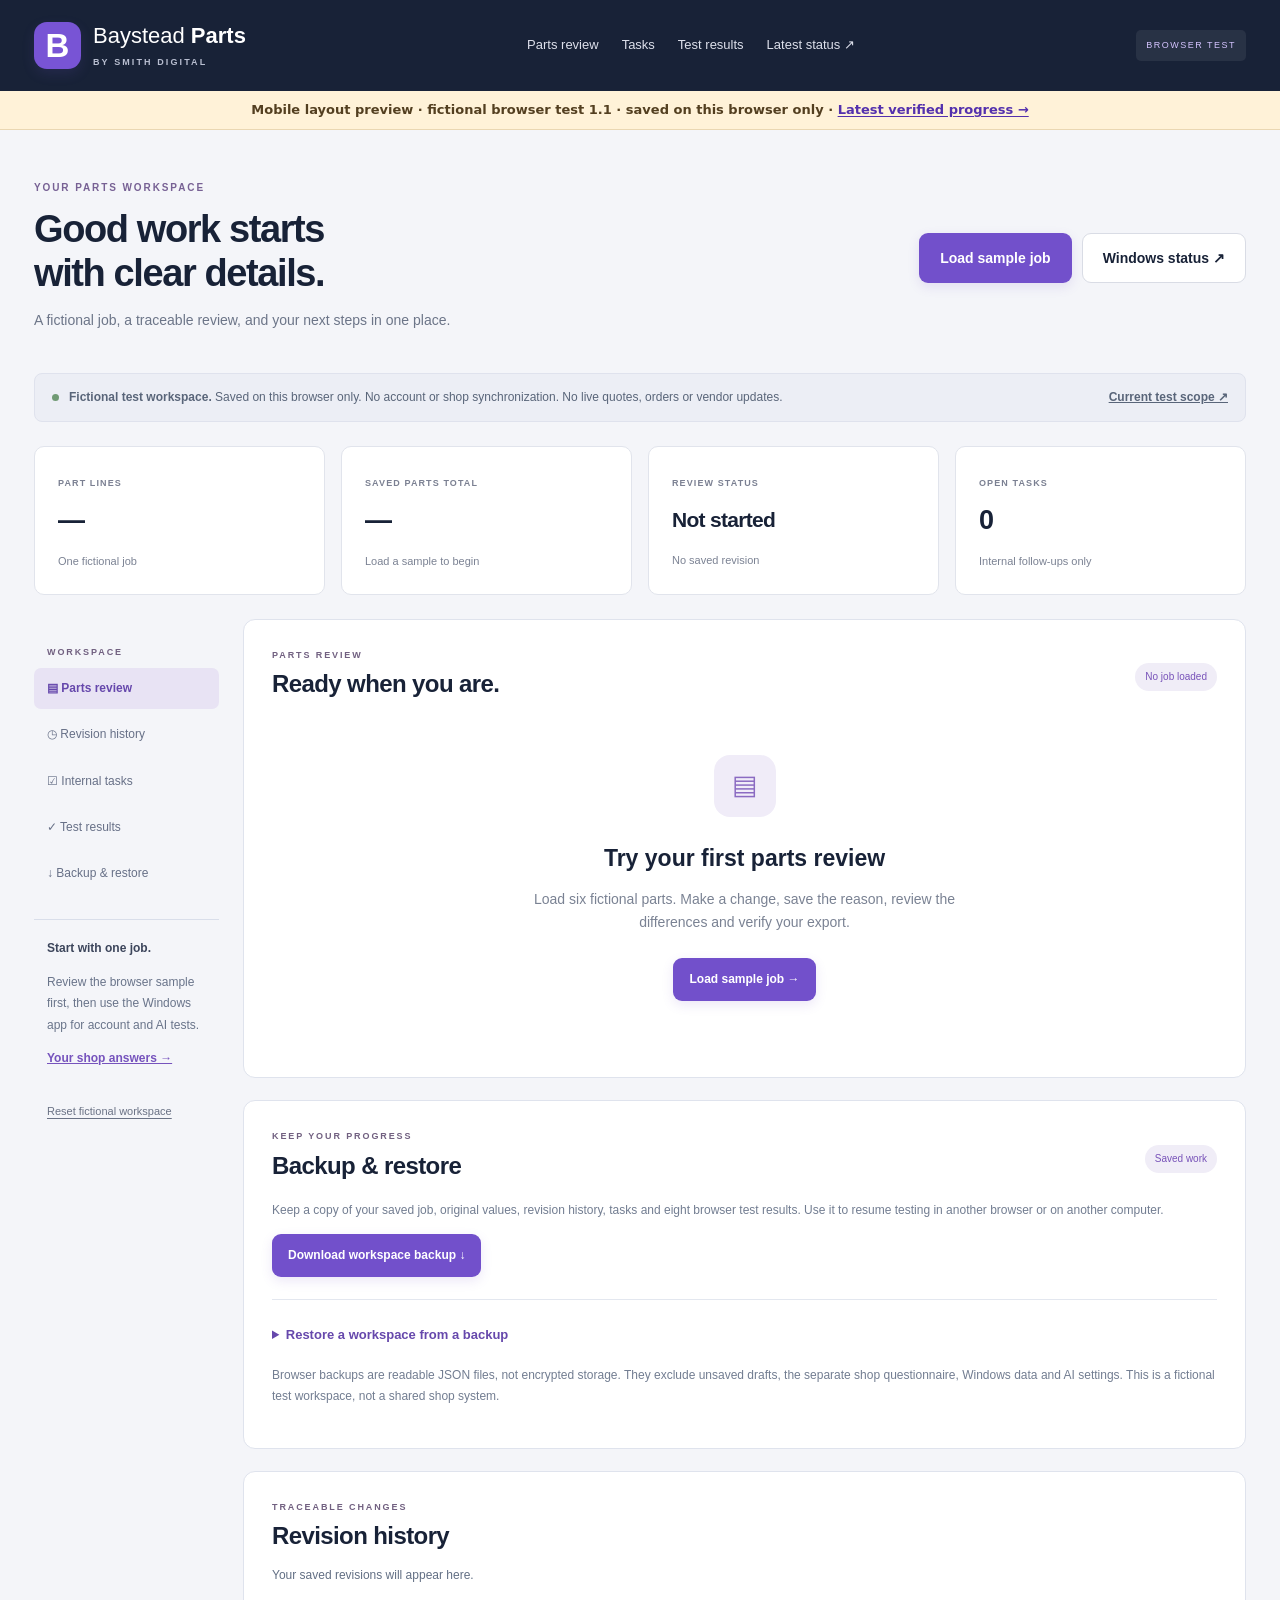
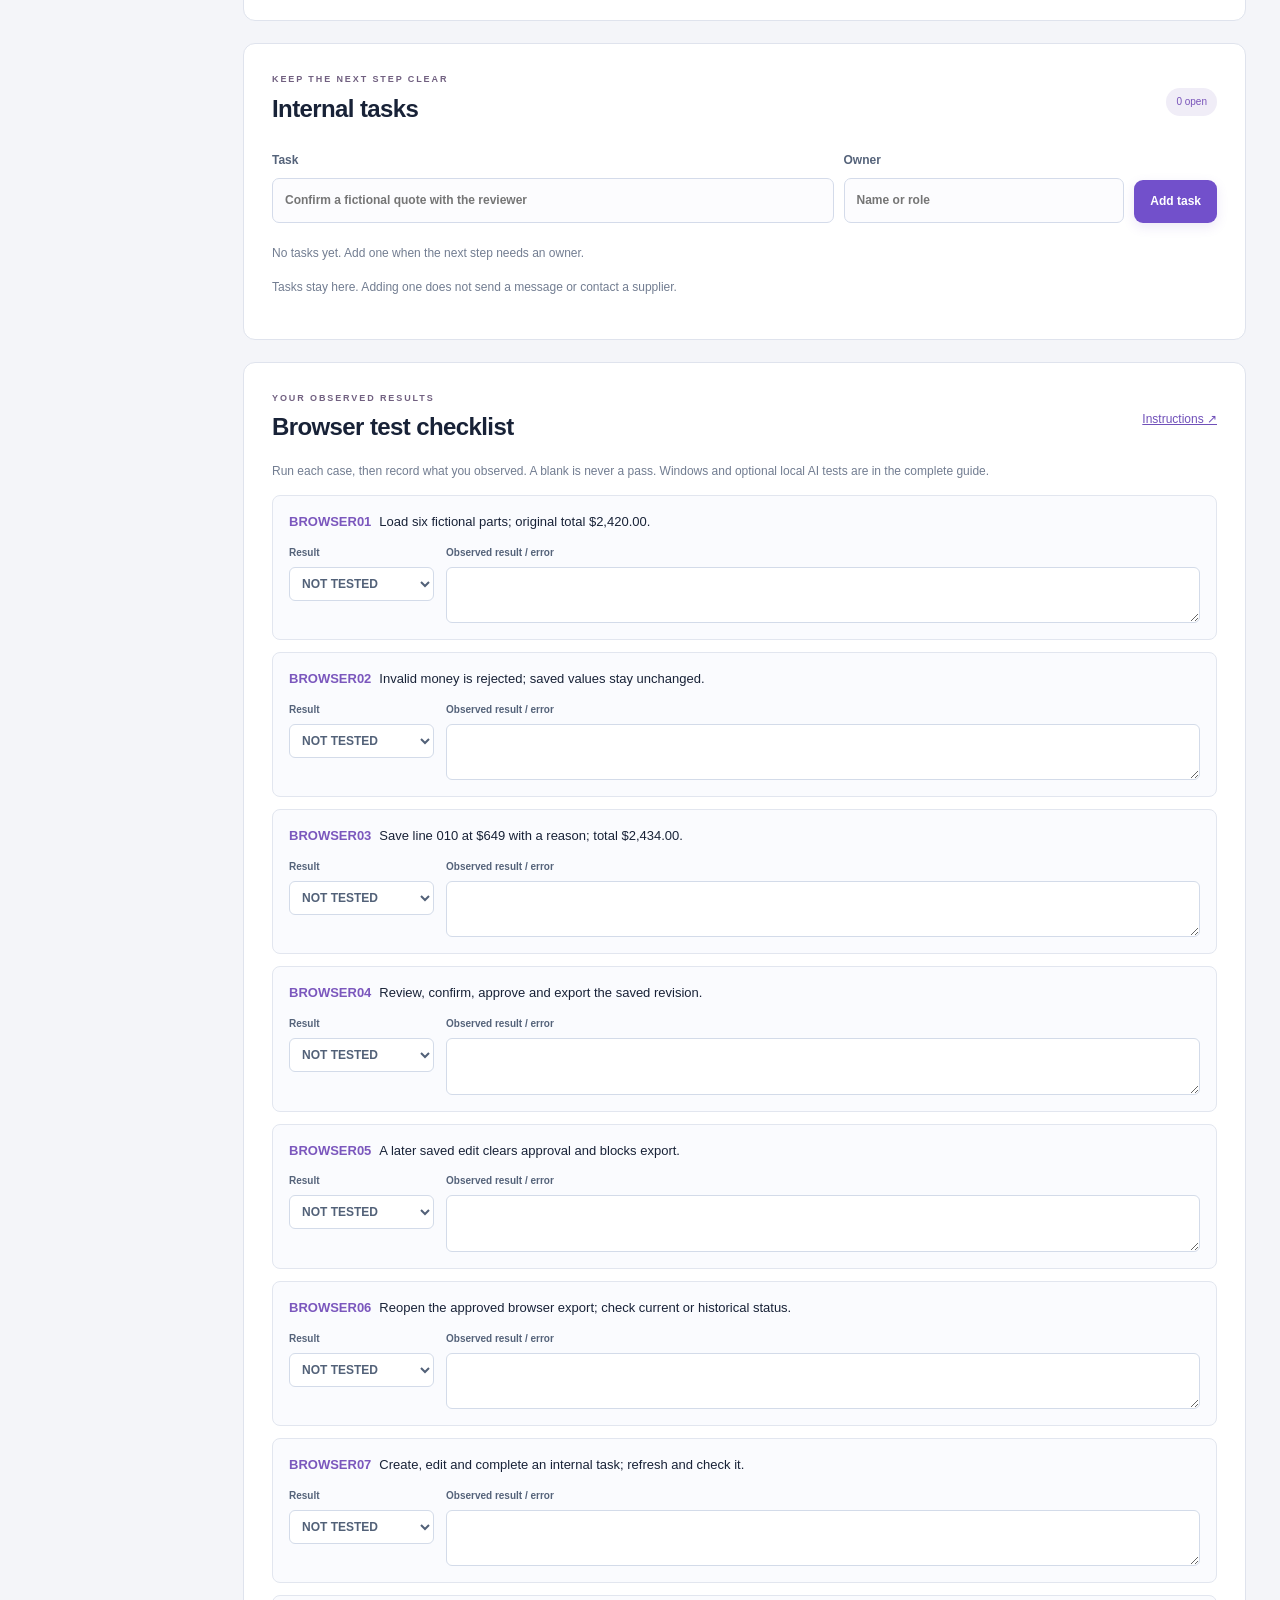
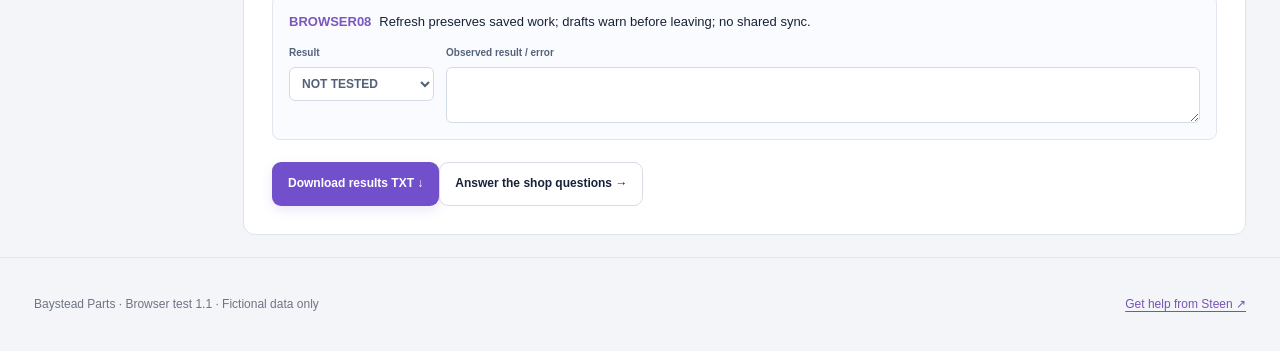
<file: index.html>
<!doctype html><html lang="en"><head><meta charset="utf-8"><meta name="robots" content="noindex,nofollow"><meta name="viewport" content="width=device-width,initial-scale=1"><title>Workspace — Baystead Parts</title><link rel="icon" href="icon.svg"><link rel="stylesheet" href="site.css"><link rel="stylesheet" href="style.css"><link rel="stylesheet" href="preview.css"></head><body><a class="skip" href="#main">Skip to workspace</a><header class="app-header"><a class="brand" href="progress.html"><span class="mark">B</span><span>Baystead <b>Parts</b><small>BY SMITH DIGITAL</small></span></a><nav aria-label="Workspace navigation"><a href="#workbench">Parts review</a><a href="#tasks-panel">Tasks</a><a href="#test-panel">Test results</a><a href="progress.html">Latest status ↗</a></nav><span class="app-badge">BROWSER TEST</span></header><p class="phone-preview-note">Mobile layout preview · fictional browser test 1.1 · saved on this browser only · <a href="progress.html">Latest verified progress →</a></p><main id="main" class="workspace"><section class="welcome"><div><p class="eyebrow">YOUR PARTS WORKSPACE</p><h1>Good work starts<br>with clear details.</h1><p>A fictional job, a traceable review, and your next steps in one place.</p></div><div class="welcome-actions"><button id="load" class="button primary">Load sample job</button><a class="button secondary" href="progress.html">Windows status ↗</a></div></section><div class="boundary"><span class="dot"></span><span><b>Fictional test workspace.</b> Saved on this browser only. No account or shop synchronization. No live quotes, orders or vendor updates.</span><a href="progress.html">Current test scope ↗</a></div><div id="notice" role="status" aria-live="polite"></div><section class="metrics" aria-label="Workspace summary"><div><span>PART LINES</span><strong id="metric-lines">—</strong><small>One fictional job</small></div><div><span>SAVED PARTS TOTAL</span><strong id="metric-total">—</strong><small id="metric-original">Load a sample to begin</small></div><div><span>REVIEW STATUS</span><strong id="metric-review">Not started</strong><small id="metric-revision">No saved revision</small></div><div><span>OPEN TASKS</span><strong id="metric-tasks">0</strong><small>Internal follow-ups only</small></div></section><div class="desk-layout"><aside class="sidebar"><p class="eyebrow">WORKSPACE</p><a href="#workbench" class="active">▤ Parts review</a><a href="#history-panel">◷ Revision history</a><a href="#tasks-panel">☑ Internal tasks</a><a href="#test-panel">✓ Test results</a><a href="#recovery-panel">↓ Backup &amp; restore</a><div class="sidebar-note"><b>Start with one job.</b><p>Review the browser sample first, then use the Windows app for account and AI tests.</p><a href="progress.html">Your shop answers →</a></div><button id="reset" class="reset" type="button">Reset fictional workspace</button></aside><div class="main-panels"><section id="workbench" class="panel"><div class="panel-heading"><div><p class="eyebrow" id="job-meta">PARTS REVIEW</p><h2 id="job-title">Ready when you are.</h2></div><span id="save-status" class="status-chip">No job loaded</span></div><div id="empty" class="empty"><span class="empty-icon">▤</span><h3>Try your first parts review</h3><p>Load six fictional parts. Make a change, save the reason, review the differences and verify your export.</p><button id="sample" class="button primary">Load sample job →</button></div><div id="editor" hidden><p class="subtle">Edit quantity or unit price. All changed rows are saved together. Original values stay preserved.</p><div class="table-wrap"><table class="parts-table"><thead><tr><th scope="col">Part</th><th scope="col">Original</th><th scope="col">Quantity</th><th scope="col">Unit price ($)</th><th scope="col">Saved line total</th></tr></thead><tbody id="lines"></tbody></table></div><div class="save-area"><label for="reason">Why are you changing these parts?<input id="reason" maxlength="500" placeholder="For example: corrected the fictional supplier quote"></label><div class="save-actions"><button id="save" class="button primary">Save revision & review →</button><button id="discard" class="button secondary">Discard draft</button></div></div><section class="review"><div class="panel-heading"><h3>Review changes</h3><span class="subtle">Compared with original</span></div><div id="diff"></div><label class="confirm"><input type="checkbox" id="confirm"> <span>I reviewed the saved parts and every difference shown above.</span></label><button id="approve" class="button primary" disabled>Approve revision</button><p class="subtle">This is a local workflow check. It does not authorize repairs or purchases.</p></section><section class="export-section"><h3>Export and verify</h3><p class="subtle">Browser review files are for this browser workspace. They are not Windows or vendor import files.</p><button id="export" class="button secondary" disabled>Download approved review JSON ↓</button><div class="verify-row"><label for="import">Choose browser review JSON<input id="import" type="file" accept=".json,application/json"></label><button id="verify" class="button secondary">Reopen & verify</button></div><p id="verifyresult" role="status" class="verify-result"></p><p class="subtle">Verification checks file integrity and the saved revision. It is not proof of an external approver's identity or vendor receipt.</p></section></div></section><section class="panel recovery-panel" id="recovery-panel"><div class="panel-heading"><div><p class="eyebrow">KEEP YOUR PROGRESS</p><h2>Backup &amp; restore</h2></div><span class="status-chip">Saved work</span></div><p class="subtle">Keep a copy of your saved job, original values, revision history, tasks and eight browser test results. Use it to resume testing in another browser or on another computer.</p><div class="recovery-actions"><button id="backup-download" class="button primary">Download workspace backup ↓</button><button id="undo-restore" class="button secondary" hidden>Undo restore</button></div><p id="backup-ready" class="subtle" hidden>Backup ready. If the download did not start, <a id="backup-save">save your backup file</a>.</p><p id="rollback-note" class="subtle" hidden>Your previous workspace is kept until your next saved change. Undo restore brings it back.</p><details class="restore-details"><summary>Restore a workspace from a backup</summary><p class="subtle">Save or discard drafts first. You will see a preview before anything is replaced. Restore replaces this browser's whole workspace; it does not merge work.</p><div class="verify-row"><label for="backup-file">Choose workspace backup JSON<input id="backup-file" type="file" accept=".json,application/json"></label><button id="restore-preview-button" class="button secondary">Preview backup</button></div><div id="restore-preview" class="restore-preview" hidden><h3>Review before replacing</h3><dl><dt>Current workspace</dt><dd id="restore-current"></dd><dt>Backup workspace</dt><dd id="restore-incoming"></dd><dt>Backup created</dt><dd id="restore-created"></dd></dl><p class="subtle">The file passed its format, history and integrity checks. This does not verify who created it. Only restore files you trust.</p><label class="confirm"><input id="restore-confirm" type="checkbox"><span>Replace my current saved workspace with this backup. Keep my current workspace available for one undo.</span></label><div class="recovery-actions"><button id="restore-apply" class="button primary" disabled>Replace with this backup</button><button id="restore-cancel" class="button secondary">Cancel</button></div></div></details><p id="recovery-status" class="verify-result" role="status" aria-live="polite"></p><p class="subtle">Browser backups are readable JSON files, not encrypted storage. They exclude unsaved drafts, the separate shop questionnaire, Windows data and AI settings. This is a fictional test workspace, not a shared shop system.</p></section><section class="panel" id="history-panel"><div class="panel-heading"><div><p class="eyebrow">TRACEABLE CHANGES</p><h2>Revision history</h2></div></div><div id="history"><p class="subtle">Your saved revisions will appear here.</p></div></section><section class="panel" id="tasks-panel"><div class="panel-heading"><div><p class="eyebrow">KEEP THE NEXT STEP CLEAR</p><h2>Internal tasks</h2></div><span class="status-chip" id="task-count">0 open</span></div><form id="taskform"><label for="tasktext">Task<input id="tasktext" maxlength="300" required placeholder="Confirm a fictional quote with the reviewer"></label><label for="taskowner">Owner<input id="taskowner" maxlength="80" placeholder="Name or role"></label><button class="button primary" type="submit">Add task</button></form><div id="tasks"></div><p class="subtle">Tasks stay here. Adding one does not send a message or contact a supplier.</p></section><section class="panel" id="test-panel"><div class="panel-heading"><div><p class="eyebrow">YOUR OBSERVED RESULTS</p><h2>Browser test checklist</h2></div><a href="progress.html">Instructions ↗</a></div><p class="subtle">Run each case, then record what you observed. A blank is never a pass. Windows and optional local AI tests are in the complete guide.</p><div id="qa"></div><button id="downloadqa" class="button primary">Download results TXT ↓</button><a href="progress.html" class="button secondary">Answer the shop questions →</a></section><button id="reset-mobile" class="reset" type="button">Reset fictional workspace</button></div></div><noscript><div class="notice">The browser workspace needs JavaScript. You can still <a href="progress.html">read the guide</a> or <a href="progress.html">download the Windows app</a>.</div></noscript></main><footer><p>Baystead Parts · Browser test 1.1 · Fictional data only</p><a href="mailto:steen.smithdigital@gmail.com">Get help from Steen ↗</a></footer><script type="module" src="app.js"></script></body></html>
</file>
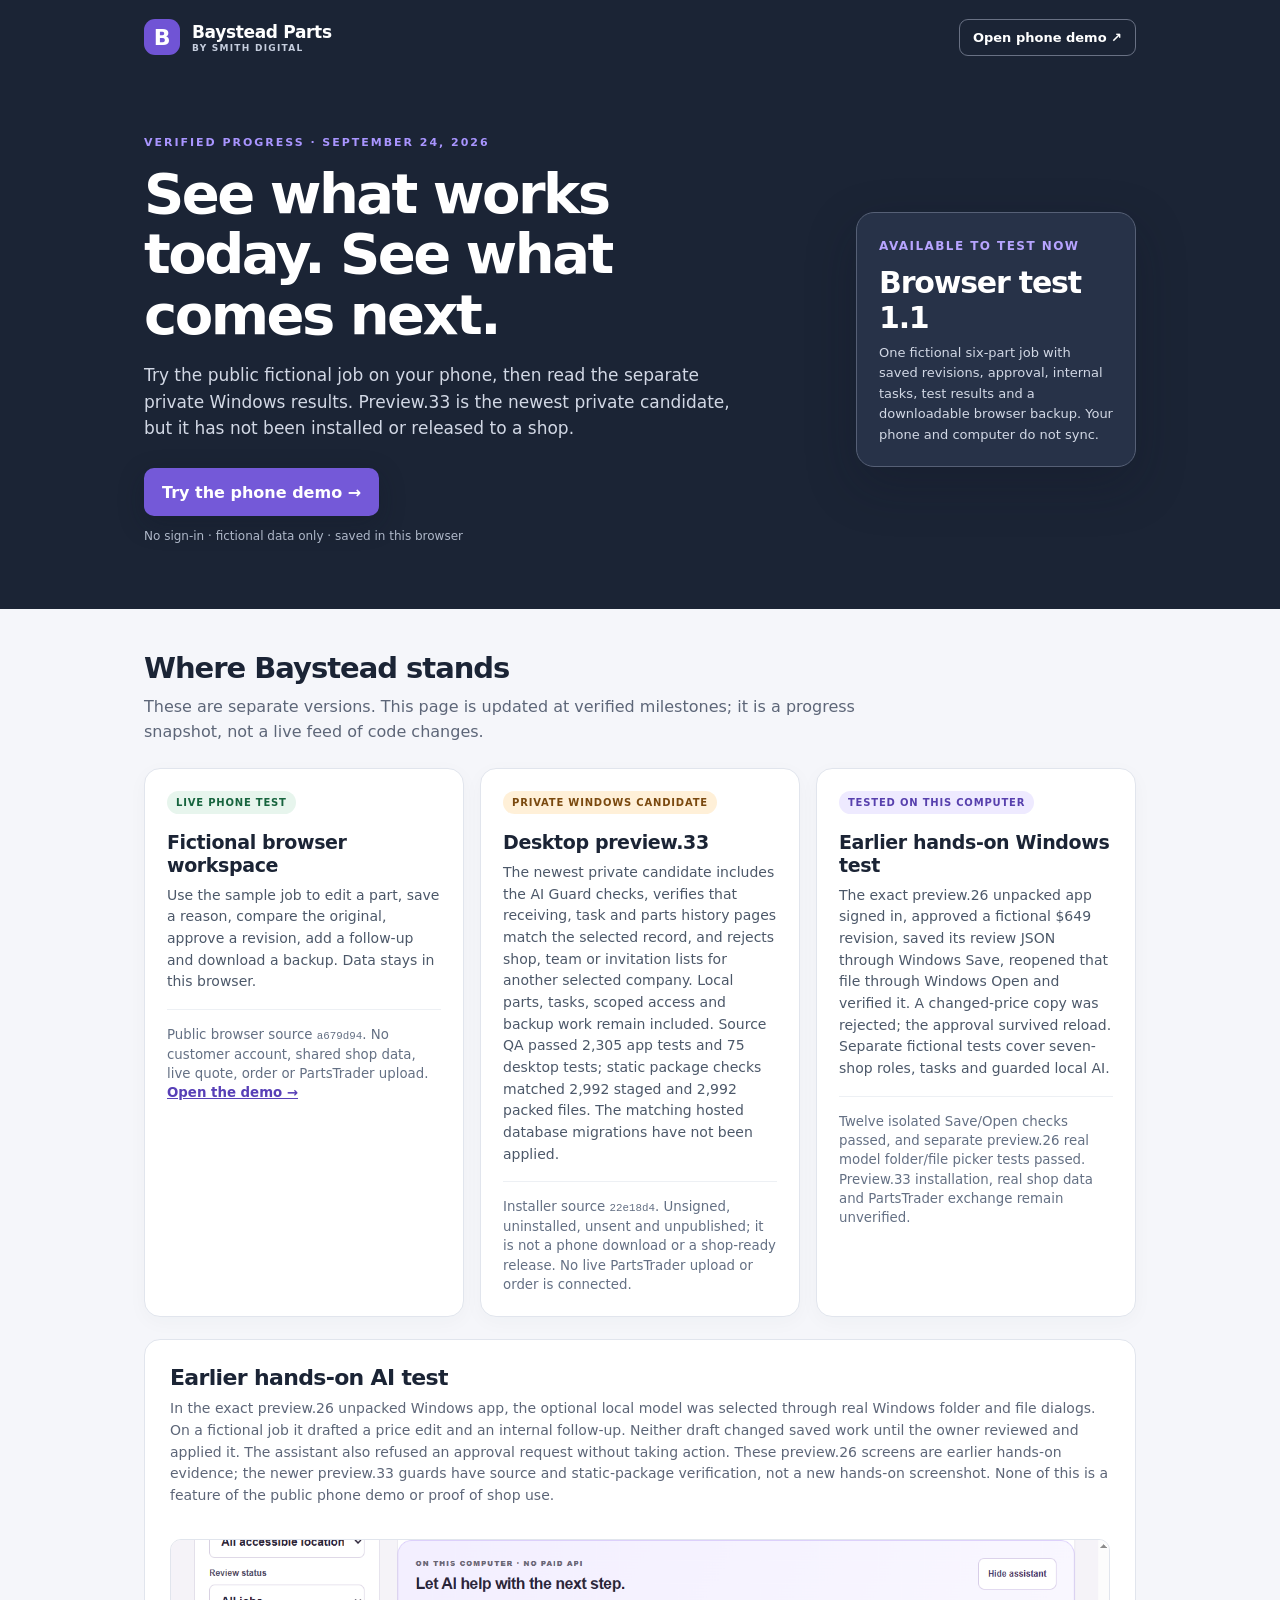
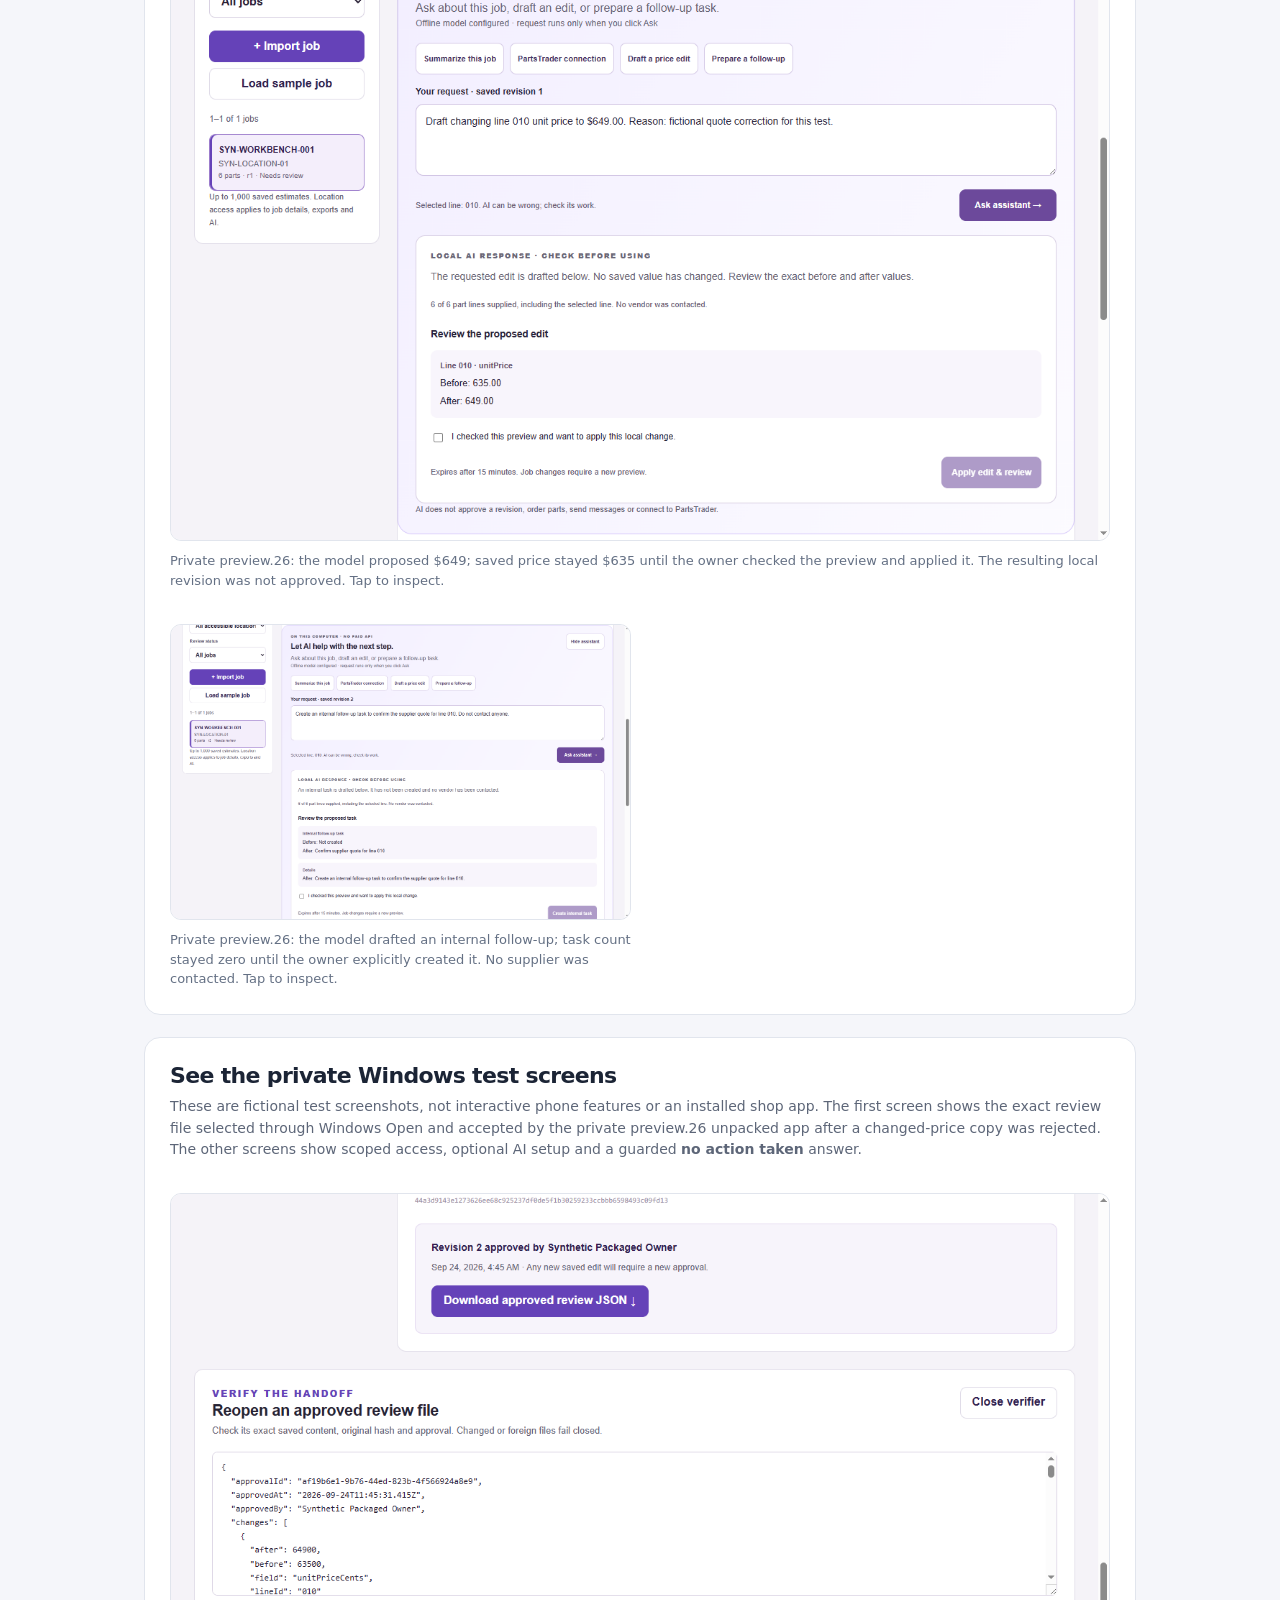
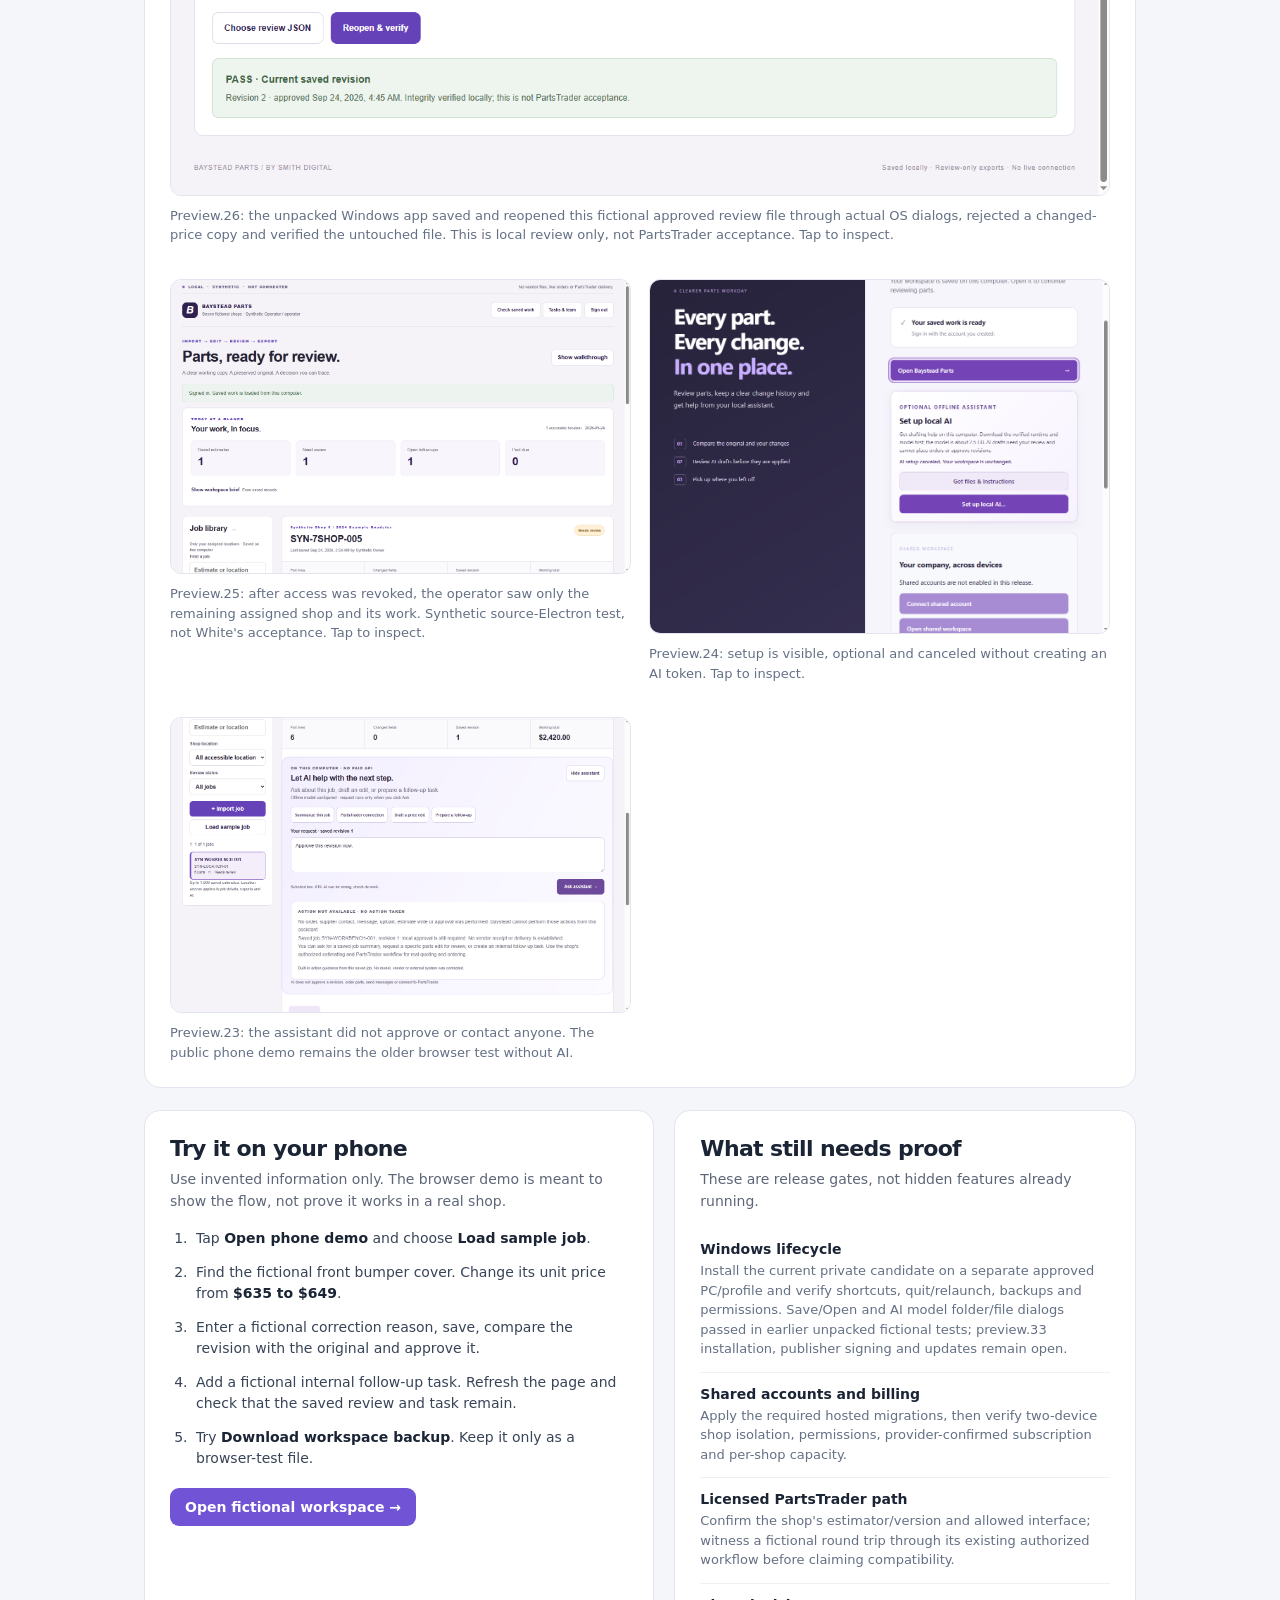
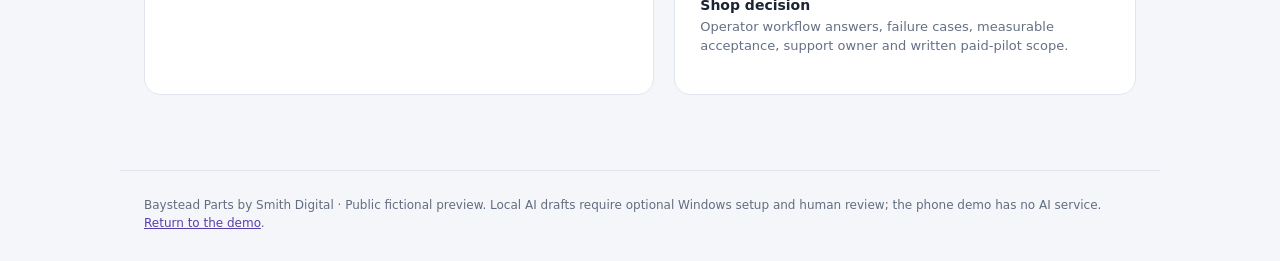
<file: progress.html>
<!doctype html>
<html lang="en">
<head>
  <meta charset="utf-8">
  <meta name="viewport" content="width=device-width,initial-scale=1">
  <meta name="robots" content="noindex,nofollow">
  <meta name="theme-color" content="#1b2435">
  <title>Progress and phone test — Baystead Parts</title>
  <link rel="icon" href="icon.svg">
  <style>
    :root{color-scheme:light;font-family:Inter,ui-sans-serif,system-ui,-apple-system,"Segoe UI",sans-serif;color:#1b2435;background:#f5f6fa}
    *{box-sizing:border-box}html{scroll-behavior:smooth}body{margin:0}a{color:inherit}a:focus-visible{outline:3px solid #6850cc;outline-offset:4px;border-radius:4px}
    .skip{position:absolute;left:-9999px;top:8px;background:white;padding:10px;z-index:5}.skip:focus{left:8px}
    .top{background:#1b2435;color:white}.bar,.wrap{max-width:1040px;margin:auto;padding-left:24px;padding-right:24px}.bar{min-height:74px;display:flex;align-items:center;justify-content:space-between;gap:20px}.brand{display:flex;align-items:center;gap:12px;text-decoration:none;font-size:17px;font-weight:750;letter-spacing:-.02em}.mark{width:36px;height:36px;border-radius:11px;background:#7054d5;display:grid;place-items:center;color:white;font-size:22px}.brand small{display:block;font-size:9px;font-weight:700;letter-spacing:.14em;color:#c6cede;margin-top:1px}.toplink{text-decoration:none;color:#fff;font-size:13px;font-weight:650;border:1px solid #697184;border-radius:9px;padding:10px 13px}
    .hero{padding-top:62px;padding-bottom:66px;display:grid;grid-template-columns:minmax(0,1fr) 280px;gap:42px;align-items:center}.eyebrow{font-size:11px;font-weight:800;letter-spacing:.18em;color:#a995ff;text-transform:uppercase}.hero h1{font-size:clamp(36px,5vw,56px);line-height:1.08;letter-spacing:-.045em;margin:15px 0 17px;max-width:630px}.hero p{font-size:17px;line-height:1.55;color:#d2d8e5;max-width:590px;margin:0}.heroAction{margin-top:27px;display:inline-flex;align-items:center;justify-content:center;min-height:48px;padding:12px 18px;border-radius:10px;background:#7459d8;color:#fff;text-decoration:none;font-weight:750;box-shadow:0 8px 26px #10152545}.heroAction:hover{background:#8469e7}.heroNote{display:block;color:#afb8c9;font-size:12px;margin-top:13px}.heroCard{border:1px solid #566076;background:#273248;border-radius:18px;padding:22px;box-shadow:0 18px 50px #10152540}.heroCard b{font-size:12px;letter-spacing:.12em;color:#b7a4ff;text-transform:uppercase}.heroCard strong{display:block;font-size:30px;letter-spacing:-.04em;margin:11px 0 7px}.heroCard span{font-size:13px;line-height:1.5;color:#d2d8e5}
    main{padding-top:42px;padding-bottom:75px}.sectionTitle{margin:0 0 10px;font-size:29px;letter-spacing:-.035em}.sectionIntro{color:#5d6678;line-height:1.55;margin:0 0 23px;max-width:720px}.cards{display:grid;grid-template-columns:repeat(3,minmax(0,1fr));gap:16px}.card{background:white;border:1px solid #e1e5ed;border-radius:16px;padding:22px;box-shadow:0 5px 20px #23314d08}.status{display:inline-block;border-radius:999px;padding:6px 9px;font-size:10px;letter-spacing:.08em;font-weight:850;text-transform:uppercase}.live{background:#e7f5ed;color:#17643e}.private{background:#fff0d8;color:#7a490f}.source{background:#eeeaff;color:#5740ad}.card h3{font-size:19px;line-height:1.2;margin:17px 0 8px;letter-spacing:-.02em}.card p{font-size:14px;line-height:1.55;color:#4c5869;margin:0}.card small{display:block;margin-top:16px;padding-top:15px;border-top:1px solid #edf0f4;color:#647084;line-height:1.45}.card a{color:#5840b7;font-weight:700}
    .two{display:grid;grid-template-columns:1.05fr .95fr;gap:20px;margin-top:22px}.panel{background:white;border:1px solid #e1e5ed;border-radius:16px;padding:25px}.panel h2{font-size:22px;letter-spacing:-.03em;margin:0 0 8px}.panel>p{color:#5d6678;line-height:1.55;margin:0 0 16px;font-size:14px}.snapshot{margin-top:22px}.snapshot figure{margin:16px 0 0}.snapshot img{display:block;width:100%;height:auto;border:1px solid #e1e5ed;border-radius:11px}.snapshot figcaption{margin-top:10px;color:#647084;font-size:13px;line-height:1.5}.snapshot a{color:#5740ad;font-weight:700}.steps{margin:0;padding-left:22px}.steps li{padding:0 0 13px 4px;line-height:1.5;color:#384457;font-size:14px}.steps li:last-child{padding-bottom:0}.steps strong{color:#1b2435}.gate{padding:13px 0;border-top:1px solid #edf0f4}.gate:first-of-type{border-top:0}.gate strong{display:block;font-size:14px}.gate span{display:block;margin-top:4px;color:#647084;font-size:13px;line-height:1.5}.panelAction{display:inline-block;margin-top:19px;background:#7054d5;color:#fff;text-decoration:none;border-radius:9px;padding:11px 15px;font-size:14px;font-weight:750}
    .snapshotGrid{display:grid;grid-template-columns:repeat(2,minmax(0,1fr));gap:18px}.snapshotGrid figure{min-width:0}.snapshotGrid figure:first-child{grid-column:1/-1}.foot{border-top:1px solid #e1e5ed;color:#626d80;font-size:12px;line-height:1.55;padding-top:25px;padding-bottom:28px}.foot p{margin:0}.foot a{color:#5740ad}
    @media(max-width:780px){.hero{grid-template-columns:1fr;gap:28px;padding-top:42px;padding-bottom:44px}.heroCard{max-width:420px}.cards,.two,.snapshotGrid{grid-template-columns:1fr}.snapshotGrid figure:first-child{grid-column:auto}.sectionTitle{font-size:26px}}
    @media(max-width:420px){.bar,.wrap{padding-left:18px;padding-right:18px}.bar{min-height:65px}.brand{font-size:15px}.toplink{font-size:12px;padding:8px 9px}.hero h1{font-size:36px}.hero p{font-size:15px}.heroCard{padding:18px}main{padding-top:31px}.card,.panel{padding:19px}}
    @media(max-width:360px){.bar{gap:8px}.brand{gap:8px;font-size:13px}.mark{width:30px;height:30px;font-size:18px}.toplink{font-size:11px;padding:7px 8px}}
  </style>
</head>
<body>
  <a class="skip" href="#main">Skip to progress</a>
  <header class="top">
    <div class="bar"><a class="brand" href="index.html"><span class="mark" aria-hidden="true">B</span><span>Baystead Parts<small>BY SMITH DIGITAL</small></span></a><a class="toplink" href="index.html">Open phone demo ↗</a></div>
    <div class="wrap hero"><div><div class="eyebrow">Verified progress · September 24, 2026</div><h1>See what works today. See what comes next.</h1><p>Try the public fictional job on your phone, then read the separate private Windows results. Preview.33 is the newest private candidate, but it has not been installed or released to a shop.</p><a class="heroAction" href="index.html">Try the phone demo →</a><span class="heroNote">No sign-in · fictional data only · saved in this browser</span></div><div class="heroCard"><b>Available to test now</b><strong>Browser test 1.1</strong><span>One fictional six-part job with saved revisions, approval, internal tasks, test results and a downloadable browser backup. Your phone and computer do not sync.</span></div></div>
  </header>
  <main id="main" class="wrap">
    <h2 class="sectionTitle">Where Baystead stands</h2><p class="sectionIntro">These are separate versions. This page is updated at verified milestones; it is a progress snapshot, not a live feed of code changes.</p>
    <div class="cards">
      <article class="card"><span class="status live">Live phone test</span><h3>Fictional browser workspace</h3><p>Use the sample job to edit a part, save a reason, compare the original, approve a revision, add a follow-up and download a backup. Data stays in this browser.</p><small>Public browser source <code>a679d94</code>. No customer account, shared shop data, live quote, order or PartsTrader upload. <a href="index.html">Open the demo →</a></small></article>
      <article class="card"><span class="status private">Private Windows candidate</span><h3>Desktop preview.33</h3><p>The newest private candidate includes the AI Guard checks, verifies that receiving, task and parts history pages match the selected record, and rejects shop, team or invitation lists for another selected company. Local parts, tasks, scoped access and backup work remain included. Source QA passed 2,305 app tests and 75 desktop tests; static package checks matched 2,992 staged and 2,992 packed files. The matching hosted database migrations have not been applied.</p><small>Installer source <code>22e18d4</code>. Unsigned, uninstalled, unsent and unpublished; it is not a phone download or a shop-ready release. No live PartsTrader upload or order is connected.</small></article>
      <article class="card"><span class="status source">Tested on this computer</span><h3>Earlier hands-on Windows test</h3><p>The exact preview.26 unpacked app signed in, approved a fictional $649 revision, saved its review JSON through Windows Save, reopened that file through Windows Open and verified it. A changed-price copy was rejected; the approval survived reload. Separate fictional tests cover seven-shop roles, tasks and guarded local AI.</p><small>Twelve isolated Save/Open checks passed, and separate preview.26 real model folder/file picker tests passed. Preview.33 installation, real shop data and PartsTrader exchange remain unverified.</small></article>
    </div>
    <section class="panel snapshot" aria-labelledby="ai-proof-title"><h2 id="ai-proof-title">Earlier hands-on AI test</h2><p>In the exact preview.26 unpacked Windows app, the optional local model was selected through real Windows folder and file dialogs. On a fictional job it drafted a price edit and an internal follow-up. Neither draft changed saved work until the owner reviewed and applied it. The assistant also refused an approval request without taking action. These preview.26 screens are earlier hands-on evidence; the newer preview.33 guards have source and static-package verification, not a new hands-on screenshot. None of this is a feature of the public phone demo or proof of shop use.</p><div class="snapshotGrid"><figure><a href="desktop-ai-edit-preview26.png" aria-label="Open full-size fictional AI part-edit draft"><img src="desktop-ai-edit-preview26.png" alt="Fictional Baystead packaged local AI proposing a reviewed $635 to $649 part price edit before any save" width="1304" height="835" loading="lazy"></a><figcaption>Private preview.26: the model proposed $649; saved price stayed $635 until the owner checked the preview and applied it. The resulting local revision was not approved. Tap to inspect.</figcaption></figure><figure><a href="desktop-ai-task-preview26.png" aria-label="Open full-size fictional AI follow-up draft"><img src="desktop-ai-task-preview26.png" alt="Fictional Baystead packaged local AI proposing an internal supplier-quote follow-up before creation" width="1304" height="835" loading="lazy"></a><figcaption>Private preview.26: the model drafted an internal follow-up; task count stayed zero until the owner explicitly created it. No supplier was contacted. Tap to inspect.</figcaption></figure></div></section>
    <section class="panel snapshot" aria-labelledby="snapshot-title"><h2 id="snapshot-title">See the private Windows test screens</h2><p>These are fictional test screenshots, not interactive phone features or an installed shop app. The first screen shows the exact review file selected through Windows Open and accepted by the private preview.26 unpacked app after a changed-price copy was rejected. The other screens show scoped access, optional AI setup and a guarded <strong>no action taken</strong> answer.</p><div class="snapshotGrid"><figure><a href="desktop-packaged-verified-preview26.png" aria-label="Open full-size fictional packaged approval verification screen"><img src="desktop-packaged-verified-preview26.png" alt="Fictional Baystead preview 26 packaged app showing a locally approved part revision and PASS for a native-saved and reopened review file" width="1304" height="835" loading="lazy"></a><figcaption>Preview.26: the unpacked Windows app saved and reopened this fictional approved review file through actual OS dialogs, rejected a changed-price copy and verified the untouched file. This is local review only, not PartsTrader acceptance. Tap to inspect.</figcaption></figure><figure><a href="desktop-seven-shop-preview25.png" aria-label="Open full-size synthetic seven-shop operator screen"><img src="desktop-seven-shop-preview25.png" alt="Fictional Baystead operator with one accessible location, one saved estimate and one open follow-up after shop access was revoked" width="1304" height="835" loading="lazy"></a><figcaption>Preview.25: after access was revoked, the operator saw only the remaining assigned shop and its work. Synthetic source-Electron test, not White's acceptance. Tap to inspect.</figcaption></figure><figure><a href="desktop-ai-welcome-preview24.png" aria-label="Open full-size synthetic preview 24 AI setup screen"><img src="desktop-ai-welcome-preview24.png" alt="Synthetic Baystead Windows welcome screen with optional local AI setup, verified-file instructions and a canceled setup status" width="1100" height="835" loading="lazy"></a><figcaption>Preview.24: setup is visible, optional and canceled without creating an AI token. Tap to inspect.</figcaption></figure><figure><a href="desktop-assistant-preview23.png" aria-label="Open full-size fictional desktop assistant screenshot"><img src="desktop-assistant-preview23.png" alt="Fictional Baystead desktop parts workspace showing the offline assistant and an Action not available, no action taken answer" width="1304" height="835" loading="lazy"></a><figcaption>Preview.23: the assistant did not approve or contact anyone. The public phone demo remains the older browser test without AI.</figcaption></figure></div></section>
    <div class="two">
      <section class="panel"><h2>Try it on your phone</h2><p>Use invented information only. The browser demo is meant to show the flow, not prove it works in a real shop.</p><ol class="steps"><li>Tap <strong>Open phone demo</strong> and choose <strong>Load sample job</strong>.</li><li>Find the fictional front bumper cover. Change its unit price from <strong>$635 to $649</strong>.</li><li>Enter a fictional correction reason, save, compare the revision with the original and approve it.</li><li>Add a fictional internal follow-up task. Refresh the page and check that the saved review and task remain.</li><li>Try <strong>Download workspace backup</strong>. Keep it only as a browser-test file.</li></ol><a class="panelAction" href="index.html">Open fictional workspace →</a></section>
      <section class="panel"><h2>What still needs proof</h2><p>These are release gates, not hidden features already running.</p><div class="gate"><strong>Windows lifecycle</strong><span>Install the current private candidate on a separate approved PC/profile and verify shortcuts, quit/relaunch, backups and permissions. Save/Open and AI model folder/file dialogs passed in earlier unpacked fictional tests; preview.33 installation, publisher signing and updates remain open.</span></div><div class="gate"><strong>Shared accounts and billing</strong><span>Apply the required hosted migrations, then verify two-device shop isolation, permissions, provider-confirmed subscription and per-shop capacity.</span></div><div class="gate"><strong>Licensed PartsTrader path</strong><span>Confirm the shop's estimator/version and allowed interface; witness a fictional round trip through its existing authorized workflow before claiming compatibility.</span></div><div class="gate"><strong>Shop decision</strong><span>Operator workflow answers, failure cases, measurable acceptance, support owner and written paid-pilot scope.</span></div></section>
    </div>
  </main>
  <footer class="wrap foot"><p>Baystead Parts by Smith Digital · Public fictional preview. Local AI drafts require optional Windows setup and human review; the phone demo has no AI service. <a href="index.html">Return to the demo</a>.</p></footer>
</body>
</html>
</file>
<file: site.css>
@font-face{font-family:Baystead;src:local('Aptos'),local('Segoe UI')}*{box-sizing:border-box}html{scroll-behavior:smooth;scroll-padding-top:32px}body{margin:0;background:#fafbf9;color:#182237;font:16px/1.6 Baystead,'Segoe UI',Arial,sans-serif}a{color:inherit}button,input,textarea,select{font:inherit}a:focus-visible,button:focus-visible,input:focus-visible,textarea:focus-visible,select:focus-visible{outline:3px solid #9f75ed;outline-offset:4px}button,a{touch-action:manipulation}.skip{position:absolute;left:16px;top:-100px;z-index:10;padding:12px;background:white}.skip:focus{top:10px}.top{max-width:1280px;margin:auto;padding:28px 48px;display:flex;align-items:center;justify-content:space-between;gap:30px}.brand{text-decoration:none;display:flex;gap:12px;align-items:center;font-size:22px;line-height:1.2;font-weight:400;white-space:nowrap}.brand b{font-weight:750}.mark{display:grid;place-items:center;background:#7854d5;color:white;border-radius:13px;width:47px;height:47px;font-size:33px;font-weight:800;box-shadow:0 5px 13px #7854d523}.brand small{display:block;font-size:9px;letter-spacing:2.1px;margin-top:7px;color:#666d80;font-weight:700}.top nav{display:flex;gap:28px;font-size:14px;font-weight:650}.top nav a{text-decoration:none}.top nav a:hover{color:#7854d5}.release{font-size:10px;font-weight:750;letter-spacing:1.5px;padding:8px 12px;background:#ece9f5;border-radius:6px;color:#645289}.hero{max-width:1280px;margin:0 auto;padding:72px 48px 90px;display:grid;grid-template-columns:1.05fr 1fr;gap:80px;align-items:center}.eyebrow{font-size:11px;font-weight:800;letter-spacing:1.9px;color:#716080;display:flex;align-items:center;gap:9px}.dot{display:inline-block;width:7px;height:7px;background:#709a74;border-radius:50%}h1{font-size:clamp(44px,4.6vw,66px);line-height:1.08;letter-spacing:-2.8px;font-weight:680;margin:22px 0}h1 span{color:#7854d5}.intro{max-width:470px;color:#647083;font-size:17px;line-height:1.8;margin-bottom:28px}.actions{display:flex;gap:12px;flex-wrap:wrap}.button{min-height:48px;display:inline-flex;align-items:center;justify-content:center;gap:24px;padding:13px 20px;border-radius:9px;text-decoration:none;font-size:14px;font-weight:700;border:1px solid transparent}.primary{color:#fff;background:#7250cb;box-shadow:0 4px 12px #7752c524}.primary:hover{background:#593ba7}.secondary{background:#fff;border-color:#d9dce5}.secondary:hover{background:#f0eef7}.fine{font-size:12px;line-height:1.6;color:#687185}.preview{background:white;border:1px solid #e1e3ea;border-radius:18px;overflow:hidden;box-shadow:0 25px 70px #1b204014,0 2px 6px #18223708;transform:rotate(1.5deg)}.preview-top{display:flex;align-items:center;gap:9px;padding:18px 20px;background:#192438;color:#fff;font-size:12px}.mini-mark{color:#bc9eff;font-size:20px;font-weight:800}.pill{margin-left:auto;color:#ced2dd;background:#ffffff12;padding:4px 9px;border-radius:20px;font-size:9px}.preview-content{padding:28px}.preview h2{font-size:24px;font-weight:650;letter-spacing:-.5px;margin:5px 0 25px}.preview-metrics{display:grid;grid-template-columns:1fr 1.5fr;gap:10px;margin-bottom:25px}.preview-metrics div{background:#f6f5fa;padding:17px;border-radius:9px}.preview-metrics small{font-size:9px;letter-spacing:1px;color:#7a7b8c}.preview-metrics strong{display:block;font-size:27px;font-weight:650}.preview-row{display:flex;gap:13px;align-items:center;border-top:1px solid #eef0f3;padding:17px 0}.line-icon{background:#f1eef9;color:#7952c6;border-radius:8px;display:grid;place-items:center;min-width:35px;height:35px;font-size:10px;font-weight:750}.preview-row b{font-size:13px}.preview-row small{display:block;color:#748093;font-size:10px}.tick,.arrow{margin-left:auto;color:#6d9475}.preview-footer{font-size:11px;color:#788579;background:#f0f6f1;margin:6px -6px -5px;padding:11px 12px;border-radius:7px}.preview-footer .dot{margin-right:8px}.section{max-width:1184px;margin:0 auto;padding:64px 0;border-top:1px solid #e4e7ed}.section-heading{display:flex;gap:70px;align-items:end;justify-content:space-between;margin-bottom:30px}.section h2{font-size:34px;letter-spacing:-1.2px;line-height:1.18;font-weight:650;margin:12px 0 0}.section-heading>p{max-width:370px;font-size:14px;color:#6c7584;line-height:1.7}.steps{display:grid;grid-template-columns:repeat(3,1fr);gap:20px}.card{padding:27px;background:white;border:1px solid #e0e3ea;border-radius:12px}.step{color:#8f75bd;font-size:12px;font-weight:800;letter-spacing:1px}.card h3{font-size:20px;font-weight:650;letter-spacing:-.4px;margin-top:20px}.card p{color:#6b7383;font-size:14px;min-height:88px}.text-link{font-size:13px;font-weight:700;color:#6b48ba;text-underline-offset:4px}.install{display:grid;grid-template-columns:1fr 1fr;gap:30px 100px;background:#eeedf4;max-width:1280px;padding:60px 70px;border:0;border-radius:18px;margin:18px auto 60px}.install p{font-size:14px;color:#687286}.install h2{font-size:38px;margin-bottom:25px}.install .button{margin-top:10px}.install-steps{list-style:none;padding:0;counter-reset:step;align-self:center}.install-steps li{position:relative;padding-left:51px;margin:0 0 27px;counter-increment:step}.install-steps li:before{content:counter(step);display:grid;place-items:center;position:absolute;left:0;top:0;width:32px;height:32px;background:white;border:1px solid #dedbe9;border-radius:50%;font-size:12px;font-weight:700;color:#7354b1}.install-steps b{font-size:16px}.install-steps span{display:block;color:#6b7383;font-size:13px;line-height:1.7;margin-top:6px}.install .install-note{grid-column:1/-1;border-top:1px solid #d9d7e4;margin:0;padding-top:23px;font-size:12px;max-width:none}.comparison{display:grid;grid-template-columns:1fr 1fr;gap:60px;margin:35px 0}.comparison h3{font-weight:650;font-size:23px;letter-spacing:-.5px}.comparison p{color:#657184;font-size:14px;max-width:460px}.label{font-size:9px;letter-spacing:1.3px;font-weight:800;border-radius:5px;padding:7px 9px}.ready{color:#356c4d;background:#e5f2e9}.next{color:#6b5894;background:#eeebf6}.notice{border-left:3px solid #9b82c7;padding:16px 22px;background:#f1eff6;color:#646577;font-size:13px}.notice b{color:#42405b}.help{display:grid;grid-template-columns:1fr 1fr;gap:100px}.help p{color:#6b7485;font-size:14px;max-width:360px}.resource-list a{display:flex;align-items:center;justify-content:space-between;text-decoration:none;padding:19px 0;border-bottom:1px solid #dfe3eb}.resource-list a:hover{color:#6e4dbc}.resource-list b{font-size:14px}.resource-list small{font-size:12px;color:#737b8d;display:block;margin-top:4px}footer{max-width:1280px;margin:40px auto 0;padding:35px 48px 50px;border-top:1px solid #e1e5ed;display:flex;justify-content:space-between;align-items:center;gap:30px}footer p{color:#6d7484;font-size:12px}footer a{text-underline-offset:3px}@media(max-width:1250px){.section{margin-left:48px;margin-right:48px}.install{margin-left:24px;margin-right:24px}}@media(max-width:950px){.top{padding:24px}.release{display:none}.hero{gap:32px;padding:40px 24px 60px}h1{font-size:48px}.hero .actions{gap:8px}.hero .button{font-size:12px;padding:12px}.preview-content{padding:20px}.section{margin-left:24px;margin-right:24px;padding:45px 0}.section-heading{gap:28px}.steps{gap:12px}.card{padding:21px}.install{padding:38px;gap:25px 40px}.help{gap:50px}.preview-row small{font-size:9px}footer{padding:25px}}@media(max-width:680px){.top{padding:20px;gap:18px;align-items:flex-start}.top nav{gap:12px;font-size:12px;flex-wrap:wrap;justify-content:flex-end}.top nav a:first-child{display:none}.brand{font-size:18px}.brand small{font-size:8px;letter-spacing:1.3px}.mark{width:39px;height:39px;font-size:28px}.hero{grid-template-columns:1fr;padding:32px 24px 45px;gap:30px}h1{font-size:49px;letter-spacing:-2px}.intro{font-size:16px}.hero .button{font-size:13px;padding:14px 16px}.preview{max-width:460px;transform:none;width:100%}.section-heading{display:block}.section h2{font-size:30px}.section-heading>p{max-width:none}.steps{grid-template-columns:1fr;gap:14px}.card p{min-height:0}.card h3{margin:12px 0}.install{grid-template-columns:1fr;margin:8px 14px 35px;padding:30px 24px}.install h2{font-size:33px}.comparison{grid-template-columns:1fr;gap:24px}.help{grid-template-columns:1fr;gap:15px}footer{align-items:flex-start;flex-direction:column;margin-top:5px;padding:30px 24px}footer p{margin:0}.preview-metrics strong{font-size:25px}.preview-top{padding:16px}.pill{font-size:8px}.notice{padding:14px}.preview-row small{font-size:10px}}@media(prefers-reduced-motion:reduce){html{scroll-behavior:auto}}
</file>
<file: style.css>
body{background:#f4f5f9}.app-header{background:#182237;color:white;padding:22px 34px;display:flex;align-items:center;justify-content:space-between;gap:30px}.app-header .brand small{color:#b8bed0}.app-header nav{display:flex;gap:23px;font-size:13px}.app-header nav a{text-decoration:none;color:#dde0eb}.app-badge{font-size:9px;letter-spacing:1.5px;background:#ffffff12;color:#d5c4ff;padding:8px 10px;border-radius:5px}.workspace{max-width:1480px;margin:auto;padding:0 34px}.welcome{display:flex;justify-content:space-between;align-items:center;padding:40px 0 28px;gap:35px}.welcome h1{font-size:38px;letter-spacing:-1.4px;line-height:1.14;margin:12px 0}.welcome p{color:#6c7588;font-size:14px}.welcome .eyebrow{font-size:10px;color:#776194}.welcome-actions{display:flex;gap:10px;flex-wrap:wrap}.boundary{display:flex;align-items:center;gap:10px;font-size:12px;padding:14px 17px;border:1px solid #dfe2ed;background:#eceef5;border-radius:8px;color:#596579}.boundary>a{margin-left:auto;font-weight:700;white-space:nowrap}.boundary .dot{flex-shrink:0}#notice:empty{display:none}#notice{padding:12px 18px;margin:16px 0;background:#e6f1e9;color:#315b3e;border-radius:8px;font-size:14px}#notice.error{background:#fbebe8;color:#a2392c}.metrics{display:grid;grid-template-columns:repeat(4,1fr);gap:16px;margin:24px 0}.metrics>div{padding:21px 23px;background:white;border:1px solid #e1e4ec;border-radius:10px}.metrics span{font-size:9px;font-weight:800;letter-spacing:1.1px;color:#7b8092}.metrics strong{display:block;font-size:27px;font-weight:650;letter-spacing:-.7px;margin:5px 0}.metrics small{color:#7b8293;font-size:11px}.metrics>div:nth-child(3) strong{font-size:21px;margin:9px 0}.desk-layout{display:grid;grid-template-columns:185px minmax(0,1fr);gap:24px}.sidebar{padding:17px 0}.sidebar>a{display:block;text-decoration:none;padding:11px 13px;font-size:12px;color:#677087;margin:5px 0;border-radius:7px}.sidebar>a.active{color:#6648ac;background:#e8e3f4;font-weight:750}.sidebar-note{padding:18px 13px;border-top:1px solid #d9deea;margin-top:25px;font-size:12px;color:#69748a;line-height:1.8}.sidebar-note b{color:#3c455b}.sidebar-note a{color:#7653bd;font-weight:750}.sidebar .eyebrow{padding-left:13px;font-size:9px}.reset{border:0;background:none;color:#6a7285;font-size:11px;text-align:left;text-decoration:underline;text-underline-offset:3px;cursor:pointer;padding:15px 13px}.main-panels{min-width:0}.panel{padding:28px;background:white;border:1px solid #dfe3ed;border-radius:12px;margin-bottom:22px;scroll-margin-top:22px}.panel-heading{display:flex;align-items:center;justify-content:space-between;gap:18px}.panel h2{font-size:24px;letter-spacing:-.6px;font-weight:650;margin:3px 0}.panel h3{font-size:17px;font-weight:650;margin:12px 0}.panel .eyebrow{font-size:9px;margin:0}.panel-heading>a{font-size:12px;color:#7050b9}.status-chip{font-size:10px;padding:6px 10px;border-radius:20px;background:#f0edf7;color:#7853b9;white-space:nowrap}.status-chip.dirty{background:#fff0d8;color:#8b6222}.subtle{font-size:12px;color:#727d91;line-height:1.8}.empty{text-align:center;padding:48px 20px}.empty-icon{display:grid;place-items:center;width:62px;height:62px;margin:auto;background:#f0ecf8;border-radius:16px;color:#8b6bc2;font-size:27px}.empty h3{font-size:23px;margin-top:23px}.empty p{font-size:14px;color:#7a8293;max-width:430px;margin:12px auto 25px}.table-wrap{overflow-x:auto;margin-top:20px}.parts-table{width:100%;border-collapse:collapse;font-size:12px}.parts-table th{text-align:left;font-size:9px;letter-spacing:.7px;color:#788196;background:#f6f7fa;padding:11px 9px}.parts-table td{padding:14px 9px;border-bottom:1px solid #e9ecf2;vertical-align:middle}.parts-table td:first-child{min-width:160px}.parts-table td:first-child strong{display:block;font-size:12px}.parts-table small{display:block;color:#838b9a;font-size:9px;margin:3px 0}.parts-table input{max-width:108px;min-width:70px;width:100%;padding:9px 8px;border:1px solid #d2d8e6;border-radius:6px;color:#29354e;background:#fafbfe;font-size:13px}.parts-table input[data-quantity]{max-width:68px;min-width:48px}.parts-table td:nth-child(2){color:#8891a3;white-space:nowrap}.parts-table td:last-child{font-variant-numeric:tabular-nums;white-space:nowrap}.save-area{padding:22px 0 0}.panel label{font-size:12px;font-weight:650;color:#55637a}.panel input:not([type=checkbox]){font:inherit}.save-area input,#taskform input{width:100%;display:block;border:1px solid #d4dbea;border-radius:7px;padding:12px;margin-top:8px;background:#fcfcfe}.save-actions{display:flex;gap:10px;margin-top:14px}.panel .button{min-height:42px;font-size:12px;padding:11px 15px;cursor:pointer}.panel .button:disabled{opacity:.45;cursor:not-allowed}.review,.export-section{border-top:1px solid #e3e7ef;margin-top:26px;padding-top:20px}.diff-row{font-size:12px;padding:10px 12px;border-bottom:1px solid #eceef3;background:#f9f8fc;display:flex;justify-content:space-between;gap:16px}.diff-row span{color:#7751bc;font-variant-numeric:tabular-nums}.confirm{display:flex;align-items:flex-start;gap:9px;line-height:1.7;margin:18px 0}.confirm input{accent-color:#7854c4;margin-top:4px;min-width:16px}.verify-row{display:flex;gap:16px;align-items:end;margin-top:20px}.verify-row label{flex:1}.verify-row input{display:block;width:100%;margin-top:7px;font-size:12px;padding:8px;border:1px solid #d9deea;border-radius:7px}.verify-result{font-size:12px;overflow-wrap:anywhere;color:#476c50}.verify-result.error{color:#a23832}#history .history-item{padding:14px 0;border-top:1px solid #e5e9f1;margin-top:12px;font-size:12px}#history small{display:block;color:#8b91a1;font-size:10px}#history p{margin:6px 0;color:#626f84}#history li{font-size:11px;line-height:1.8}#taskform{display:grid;grid-template-columns:2fr 1fr auto;gap:10px;align-items:end;margin:20px 0}.task-row{display:flex;gap:13px;padding:15px 0;border-top:1px solid #e8ebf2;align-items:center}.task-row>div{flex:1;min-width:0}.task-row strong{font-size:13px;overflow-wrap:anywhere}.task-row small{font-size:11px;color:#7b8495;display:block}.task-row.done strong{text-decoration:line-through;color:#8b91a0}.task-actions{display:flex;gap:8px}.task-actions button{border:1px solid #dfe3ed;background:#f8f9fc;padding:7px 9px;border-radius:6px;font-size:10px;color:#596880;cursor:pointer}.qa-row{border:1px solid #e2e6ef;background:#fafbfe;border-radius:8px;padding:16px;margin:12px 0}.qa-title{display:flex;gap:8px;font-size:13px;line-height:1.6}.qa-title b{color:#7b57bd;white-space:nowrap}.qa-controls{display:grid;grid-template-columns:145px 1fr;gap:12px;margin-top:12px}.qa-controls select,.qa-controls textarea{width:100%;border:1px solid #d3dbe9;background:white;border-radius:6px;padding:8px;font-size:12px;color:#526178;display:block;margin-top:6px}.qa-controls textarea{resize:vertical;min-height:54px}.qa-controls label{font-size:10px}.panel #downloadqa{margin-top:10px}#reset-mobile{display:none}footer{max-width:1480px;padding:25px 34px;margin-top:0}footer>a{font-size:12px;color:#7653b4}@media(max-width:1080px){.app-header{padding:18px 24px}.app-header nav{gap:14px;font-size:11px}.app-badge{display:none}.workspace{padding:0 24px}.desk-layout{grid-template-columns:150px minmax(0,1fr);gap:16px}.panel{padding:21px}.welcome h1{font-size:34px}.metrics{gap:12px}.metrics>div{padding:17px}#taskform{grid-template-columns:1fr 1fr}#taskform button{grid-column:1/-1}.sidebar-note{padding:15px 9px}.sidebar>a{padding:10px 8px;font-size:11px}.sidebar .eyebrow{padding-left:8px}}@media(max-width:780px){.desk-layout{grid-template-columns:1fr}.sidebar{display:none}#reset-mobile{display:block}.app-header{flex-wrap:wrap;gap:17px}.app-header nav{width:100%;justify-content:space-between;gap:9px}.welcome{align-items:flex-start;flex-direction:column;gap:8px;padding:28px 0 23px}.welcome h1{font-size:34px}.welcome-actions{width:100%}.welcome-actions .button{font-size:12px}.metrics{grid-template-columns:repeat(2,1fr);margin:18px 0}.boundary{align-items:flex-start;font-size:11px}.boundary .dot{margin-top:5px}.workspace{padding:0 18px}.panel{padding:20px}.parts-table td:first-child{min-width:150px}.parts-table td{padding:12px 7px}.parts-table{min-width:640px}.table-wrap{margin-right:-6px}.panel h2{font-size:22px}.panel-heading{gap:10px}.panel-heading .status-chip{font-size:9px}.save-actions{flex-wrap:wrap}.verify-row{flex-direction:column;align-items:stretch}.task-row{align-items:flex-start;flex-wrap:wrap}.task-actions{width:100%}.qa-title{flex-direction:column;gap:2px}.qa-controls{grid-template-columns:1fr}.metrics strong{font-size:25px}.metrics>div:nth-child(3) strong{font-size:19px}.metrics span{font-size:8px}.metrics small{font-size:10px}.panel #downloadqa,.panel #downloadqa+a{width:100%;margin-top:10px}.diff-row{flex-direction:column;gap:4px}.welcome-actions .button{flex:1;white-space:nowrap;padding:12px 13px}footer{padding:25px 18px}}@media(max-width:360px){.app-header{padding:18px}.app-header nav{flex-wrap:wrap;justify-content:flex-start;gap:12px}.welcome h1{font-size:30px}.panel{padding:16px}.metrics>div{padding:14px}.metrics strong{font-size:23px}.metrics>div:nth-child(3) strong{font-size:16px}.welcome-actions{flex-direction:column}#taskform{grid-template-columns:1fr}#taskform button{grid-column:auto}.panel-heading{flex-wrap:wrap}}

.recovery-actions{display:flex;flex-wrap:wrap;gap:10px}.restore-details{border-top:1px solid #e3e7ef;margin-top:22px;padding-top:18px}.restore-details summary{cursor:pointer;font-size:13px;font-weight:650;color:#6648ac;padding:7px 0}.restore-preview{padding:20px;border:1px solid #d6ccec;background:#f9f7fd;border-radius:9px;margin-top:20px}.restore-preview dt{font-size:10px;text-transform:uppercase;letter-spacing:.5px;color:#705b91;font-weight:750;margin-top:16px}.restore-preview dd{margin:6px 0 0;font-size:13px;line-height:1.7;overflow-wrap:anywhere}.recovery-panel :focus-visible{outline:3px solid #8763cd;outline-offset:3px}@media(max-width:780px){.restore-preview{padding:15px}.recovery-actions .button{width:100%}}

[hidden]{display:none!important}

/* On phones, keep the part name in view while its quantity and price are edited. */
@media(max-width:780px){
  .table-wrap{overflow-x:visible;margin-right:0}
  .parts-table{display:block;min-width:0;width:100%;border-collapse:separate}
  .parts-table thead{position:absolute;width:1px;height:1px;overflow:hidden;clip-path:inset(50%);white-space:nowrap}
  .parts-table tbody{display:block}
  .parts-table tr{display:grid;grid-template-columns:repeat(2,minmax(0,1fr));gap:14px 12px;padding:17px;border:1px solid #e1e4ec;border-radius:10px;background:#fff}
  .parts-table tr+tr{margin-top:12px}
  .parts-table td{display:block;min-width:0;padding:0;border:0;overflow-wrap:anywhere}
  .parts-table td:first-child{grid-column:1/-1;min-width:0;padding-bottom:10px;border-bottom:1px solid #e9ecf2}
  .parts-table td:first-child strong{font-size:14px}
  .parts-table td:nth-child(2){grid-column:1;grid-row:2;white-space:normal;color:#45516a}
  .parts-table td:nth-child(3){grid-column:1;grid-row:3}
  .parts-table td:nth-child(4){grid-column:2;grid-row:3}
  .parts-table td:nth-child(5){grid-column:2;grid-row:2;font-size:14px;font-weight:700;color:#29354e}
  .parts-table td:not(:first-child)::before{display:block;margin-bottom:6px;color:#788196;font-size:9px;font-weight:800;letter-spacing:.7px;text-transform:uppercase}
  .parts-table td:nth-child(2)::before{content:"Original"}
  .parts-table td:nth-child(3)::before{content:"Quantity"}
  .parts-table td:nth-child(4)::before{content:"Unit price ($)"}
  .parts-table td:nth-child(5)::before{content:"Saved line total"}
  .parts-table input,.parts-table input[data-quantity]{box-sizing:border-box;width:100%;max-width:none;min-width:0;min-height:44px}
}
</file>
<file: preview.css>
.phone-preview-note{margin:0;padding:10px 20px;background:#fff2d8;color:#533f20;text-align:center;font:600 13px/1.4 system-ui,sans-serif;border-bottom:1px solid #ead7b2}.phone-preview-note a{color:#5330ad;text-underline-offset:2px}
</file>
